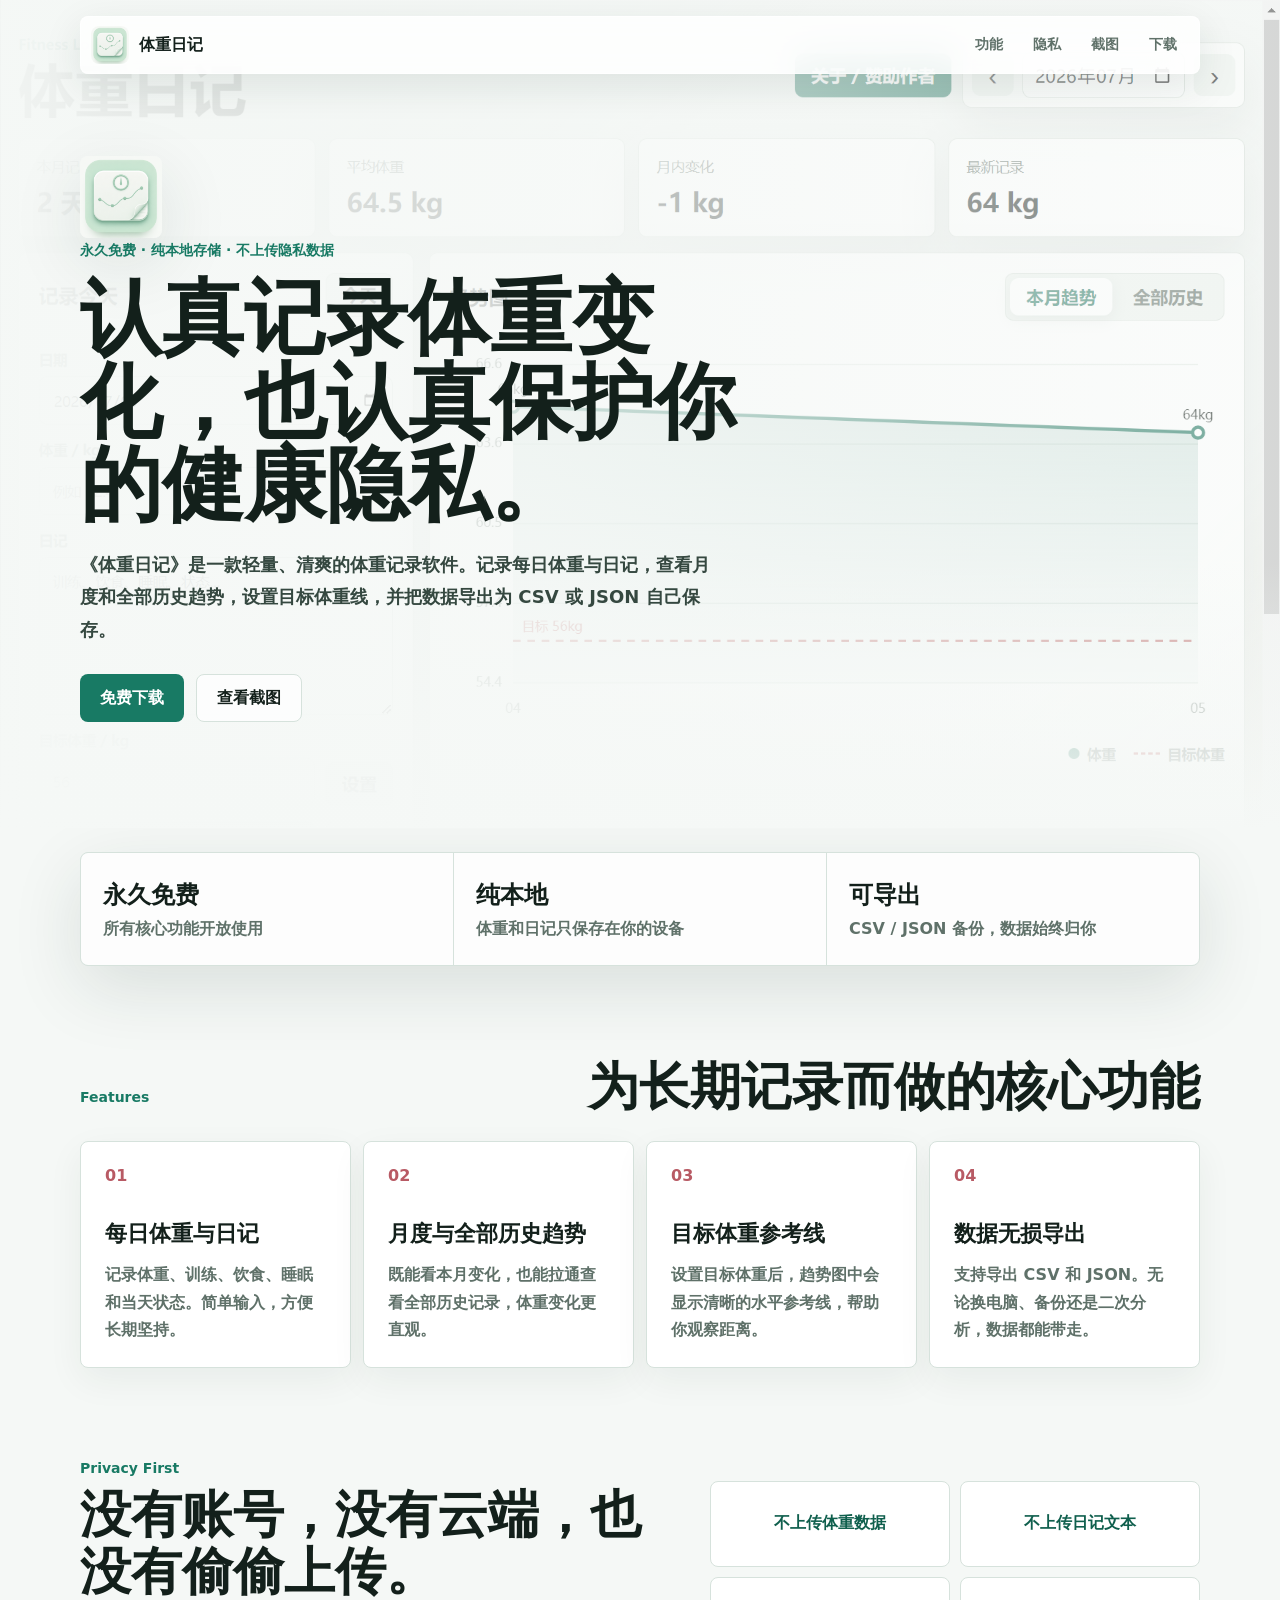
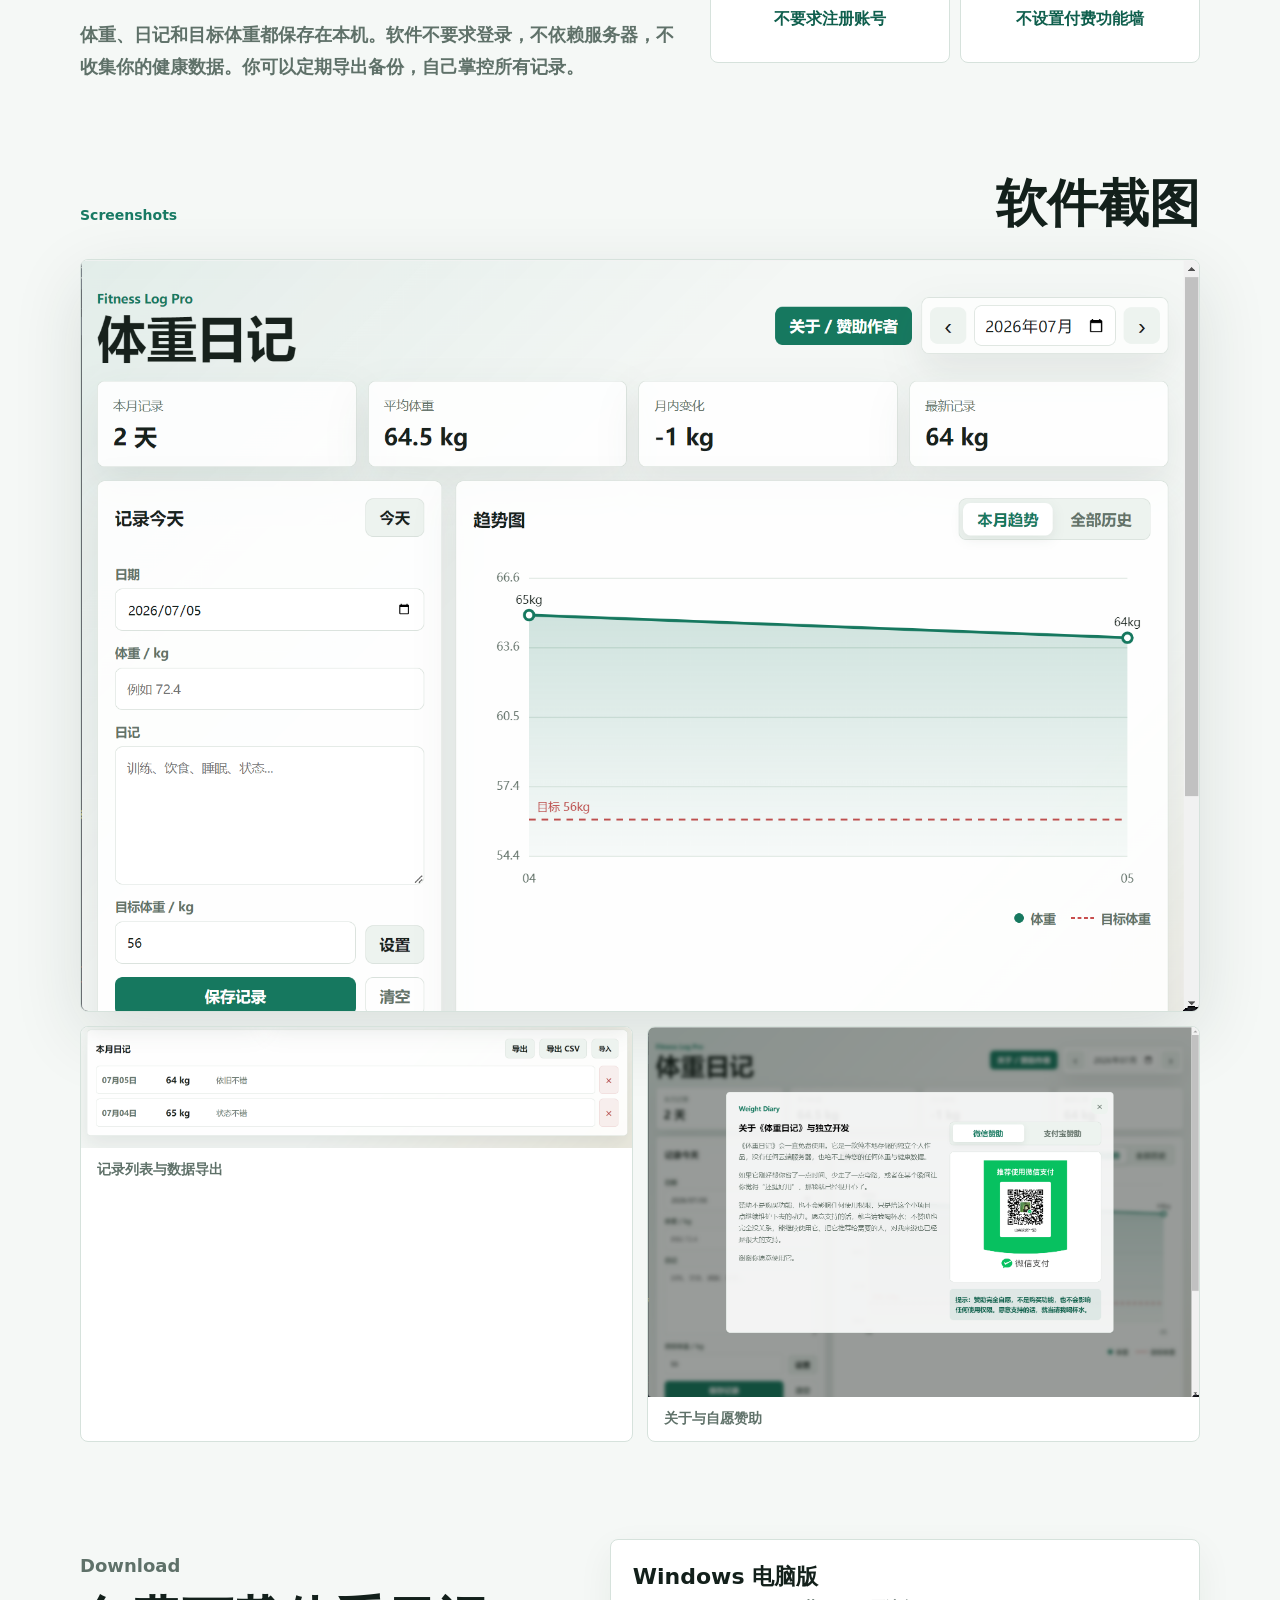
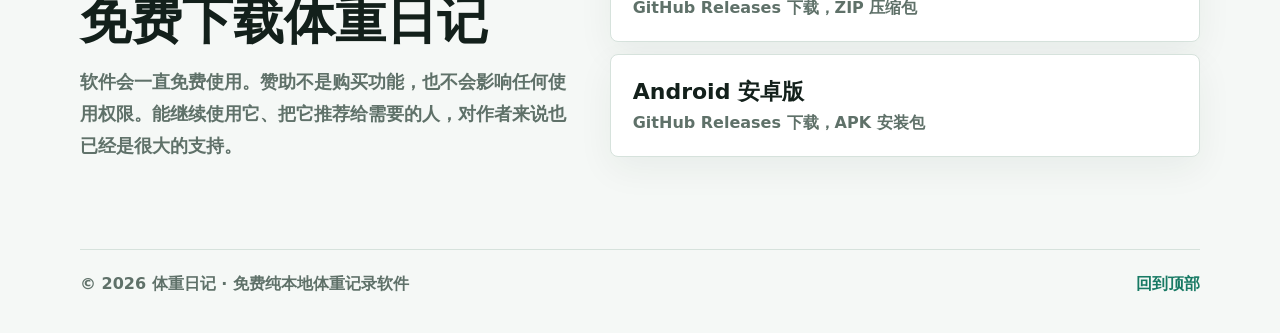
<file: docs/index.html>
<!doctype html>
<html lang="zh-CN">
  <head>
    <meta charset="utf-8">
    <meta name="viewport" content="width=device-width, initial-scale=1">
    <title>体重日记 - 免费纯本地体重记录软件</title>
    <meta name="description" content="体重日记是一款永久免费、纯本地存储的体重记录软件，支持每日体重日记、月度趋势、全部历史趋势、目标体重线、CSV/JSON 导出，不上传任何健康隐私数据。">
    <meta name="keywords" content="体重日记,体重记录软件,免费体重管理,体重趋势图,减肥记录,健身日记,本地存储,健康数据隐私">
    <meta name="robots" content="index, follow">
    <meta name="theme-color" content="#187a64">
    <meta property="og:type" content="website">
    <meta property="og:title" content="体重日记 - 免费纯本地体重记录软件">
    <meta property="og:description" content="记录体重、日记、目标线和历史趋势。永久免费，纯本地存储，不上传任何体重与健康数据。">
    <meta property="og:image" content="https://airwaves520.github.io/weight-diary/assets/images/app-icon.png">
    <link rel="icon" href="assets/images/app-icon.png">
    <link rel="apple-touch-icon" href="assets/images/app-icon.png">
    <link rel="stylesheet" href="styles.css">
    <script type="application/ld+json">
      {
        "@context": "https://schema.org",
        "@type": "SoftwareApplication",
        "name": "体重日记",
        "applicationCategory": "HealthApplication",
        "operatingSystem": "Windows, Android",
        "description": "体重日记是一款永久免费、纯本地存储的体重记录软件，支持每日体重日记、月度趋势、全部历史趋势、目标体重线、CSV/JSON 导出。",
        "offers": {
          "@type": "Offer",
          "price": "0",
          "priceCurrency": "CNY"
        },
        "featureList": [
          "每日体重记录",
          "体重日记",
          "月度趋势图",
          "全部历史趋势图",
          "目标体重参考线",
          "CSV 和 JSON 数据导出",
          "纯本地存储"
        ],
        "screenshot": [
          "assets/images/screenshot-main.png",
          "assets/images/screenshot-diary.png",
          "assets/images/screenshot-sponsor.png"
        ]
      }
    </script>
  </head>
  <body>
    <header class="site-header">
      <a class="brand" href="#top" aria-label="体重日记首页">
        <img src="assets/images/app-icon.png" alt="体重日记软件图标">
        <span>体重日记</span>
      </a>
      <nav class="nav-links" aria-label="主导航">
        <a href="#features">功能</a>
        <a href="#privacy">隐私</a>
        <a href="#screenshots">截图</a>
        <a href="#download">下载</a>
      </nav>
    </header>

    <main id="top">
      <section class="hero" aria-labelledby="hero-title">
        <img class="hero-bg" src="assets/images/screenshot-main.png" alt="">
        <div class="hero-shade"></div>
        <div class="hero-content">
          <img class="hero-icon" src="assets/images/app-icon.png" alt="体重日记软件图标">
          <p class="eyebrow">永久免费 · 纯本地存储 · 不上传隐私数据</p>
          <h1 id="hero-title">认真记录体重变化，也认真保护你的健康隐私。</h1>
          <p class="hero-copy">
            《体重日记》是一款轻量、清爽的体重记录软件。记录每日体重与日记，查看月度和全部历史趋势，设置目标体重线，并把数据导出为 CSV 或 JSON 自己保存。
          </p>
          <div class="hero-actions">
            <a class="primary-link" href="#download">免费下载</a>
            <a class="secondary-link" href="#screenshots">查看截图</a>
          </div>
        </div>
      </section>

      <section class="trust-band" aria-label="软件特点">
        <div>
          <strong>永久免费</strong>
          <span>所有核心功能开放使用</span>
        </div>
        <div>
          <strong>纯本地</strong>
          <span>体重和日记只保存在你的设备</span>
        </div>
        <div>
          <strong>可导出</strong>
          <span>CSV / JSON 备份，数据始终归你</span>
        </div>
      </section>

      <section class="section" id="features" aria-labelledby="features-title">
        <div class="section-heading">
          <p class="eyebrow">Features</p>
          <h2 id="features-title">为长期记录而做的核心功能</h2>
        </div>
        <div class="feature-grid">
          <article class="feature-card">
            <span>01</span>
            <h3>每日体重与日记</h3>
            <p>记录体重、训练、饮食、睡眠和当天状态。简单输入，方便长期坚持。</p>
          </article>
          <article class="feature-card">
            <span>02</span>
            <h3>月度与全部历史趋势</h3>
            <p>既能看本月变化，也能拉通查看全部历史记录，体重变化更直观。</p>
          </article>
          <article class="feature-card">
            <span>03</span>
            <h3>目标体重参考线</h3>
            <p>设置目标体重后，趋势图中会显示清晰的水平参考线，帮助你观察距离。</p>
          </article>
          <article class="feature-card">
            <span>04</span>
            <h3>数据无损导出</h3>
            <p>支持导出 CSV 和 JSON。无论换电脑、备份还是二次分析，数据都能带走。</p>
          </article>
        </div>
      </section>

      <section class="privacy-section" id="privacy" aria-labelledby="privacy-title">
        <div class="privacy-copy">
          <p class="eyebrow">Privacy First</p>
          <h2 id="privacy-title">没有账号，没有云端，也没有偷偷上传。</h2>
          <p>
            体重、日记和目标体重都保存在本机。软件不要求登录，不依赖服务器，不收集你的健康数据。你可以定期导出备份，自己掌控所有记录。
          </p>
        </div>
        <div class="privacy-points" aria-label="隐私承诺">
          <p>不上传体重数据</p>
          <p>不上传日记文本</p>
          <p>不要求注册账号</p>
          <p>不设置付费功能墙</p>
        </div>
      </section>

      <section class="section screenshots-section" id="screenshots" aria-labelledby="screenshots-title">
        <div class="section-heading">
          <p class="eyebrow">Screenshots</p>
          <h2 id="screenshots-title">软件截图</h2>
        </div>
        <div class="screenshot-feature">
          <img src="assets/images/screenshot-main.png" alt="体重日记主界面，包含记录表单、统计卡片和趋势图">
        </div>
        <div class="screenshot-row">
          <figure>
            <img src="assets/images/screenshot-diary.png" alt="体重日记记录列表和导出按钮截图">
            <figcaption>记录列表与数据导出</figcaption>
          </figure>
          <figure>
            <img src="assets/images/screenshot-sponsor.png" alt="关于体重日记与赞助作者弹窗截图">
            <figcaption>关于与自愿赞助</figcaption>
          </figure>
        </div>
      </section>

      <section class="download-section" id="download" aria-labelledby="download-title">
        <div>
          <p class="eyebrow">Download</p>
          <h2 id="download-title">免费下载体重日记</h2>
          <p>
            软件会一直免费使用。赞助不是购买功能，也不会影响任何使用权限。能继续使用它、把它推荐给需要的人，对作者来说也已经是很大的支持。
          </p>
        </div>
        <div class="download-actions">
          <a class="download-button" href="https://github.com/Airwaves520/weight-diary/releases/latest/download/weight-diary-windows-x64.zip">
            <strong>Windows 电脑版</strong>
            <span>GitHub Releases 下载，ZIP 压缩包</span>
          </a>
          <a class="download-button" href="https://github.com/Airwaves520/weight-diary/releases/latest/download/weight-diary-android-debug.apk">
            <strong>Android 安卓版</strong>
            <span>GitHub Releases 下载，APK 安装包</span>
          </a>
        </div>
      </section>
    </main>

    <footer class="site-footer">
      <p>© 2026 体重日记 · 免费纯本地体重记录软件</p>
      <a href="#top">回到顶部</a>
    </footer>
  </body>
</html>
</file>
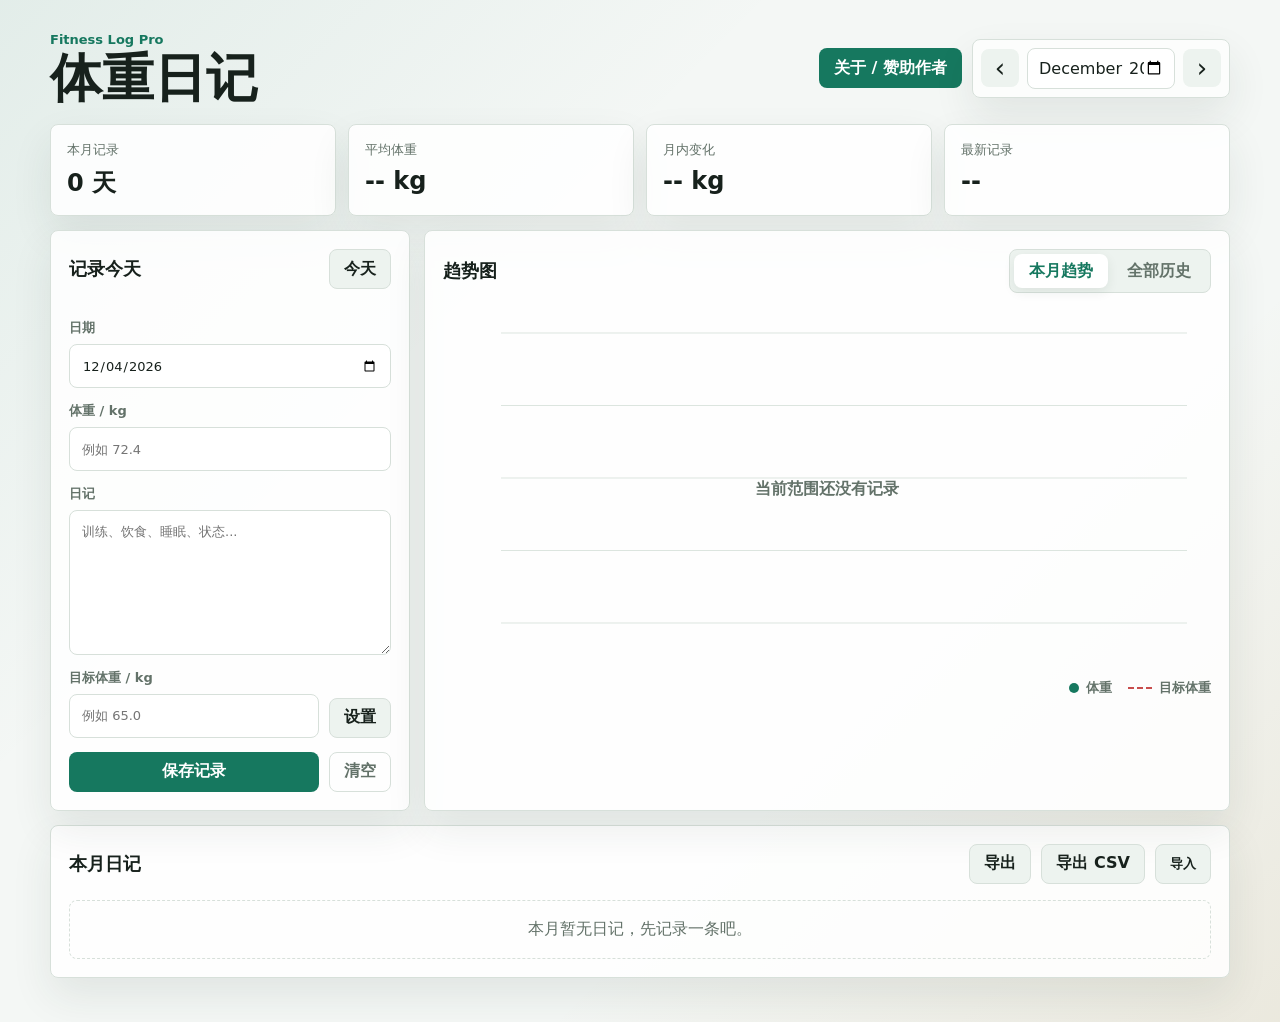
<file: src/web/index.html>
<!doctype html>
<html lang="zh-CN">
  <head>
    <meta charset="utf-8">
    <meta name="viewport" content="width=device-width, initial-scale=1">
    <title>体重日记 2.0</title>
    <meta name="theme-color" content="#16785f">
    <meta name="apple-mobile-web-app-capable" content="yes">
    <meta name="apple-mobile-web-app-title" content="体重日记">
    <link rel="manifest" href="manifest.webmanifest">
    <link rel="stylesheet" href="styles.css">
  </head>
  <body>
    <main class="app-shell">
      <section class="topbar" aria-labelledby="page-title">
        <div>
          <p class="eyebrow">Fitness Log Pro</p>
          <h1 id="page-title">体重日记</h1>
        </div>
        <div class="top-actions">
          <button class="vip-button" id="vipStatus" type="button">关于 / 赞助作者</button>
          <div class="month-control">
            <button class="icon-button" id="prevMonth" type="button" aria-label="上个月" title="上个月">‹</button>
            <input id="monthPicker" type="month" aria-label="选择月份">
            <button class="icon-button" id="nextMonth" type="button" aria-label="下个月" title="下个月">›</button>
          </div>
        </div>
      </section>

      <section class="stats-grid" aria-label="本月概览">
        <article class="stat-card">
          <span>本月记录</span>
          <strong id="statCount">0 天</strong>
        </article>
        <article class="stat-card">
          <span>平均体重</span>
          <strong id="statAverage">-- kg</strong>
        </article>
        <article class="stat-card">
          <span>月内变化</span>
          <strong id="statChange">-- kg</strong>
        </article>
        <article class="stat-card">
          <span>最新记录</span>
          <strong id="statLatest">--</strong>
        </article>
      </section>

      <section class="workspace">
        <form class="entry-panel" id="entryForm">
          <div class="panel-heading">
            <h2>记录今天</h2>
            <button class="secondary-button" id="todayButton" type="button">今天</button>
          </div>

          <label>
            日期
            <input id="entryDate" type="date" required>
          </label>

          <label>
            体重 / kg
            <input id="entryWeight" type="number" min="20" max="300" step="0.1" inputmode="decimal" placeholder="例如 72.4" required>
          </label>

          <label>
            日记
            <textarea id="entryNote" rows="6" placeholder="训练、饮食、睡眠、状态..."></textarea>
          </label>

          <div class="target-box">
            <label>
              目标体重 / kg
              <input id="targetWeight" type="number" min="20" max="300" step="0.1" inputmode="decimal" placeholder="例如 65.0">
            </label>
            <button class="secondary-button" id="saveTarget" type="button">设置</button>
          </div>

          <div class="form-actions">
            <button class="primary-button" type="submit">保存记录</button>
            <button class="ghost-button" id="clearForm" type="button">清空</button>
          </div>
        </form>

        <section class="chart-panel" aria-labelledby="chart-title">
          <div class="panel-heading chart-heading">
            <h2 id="chart-title">趋势图</h2>
            <div class="segmented-control" aria-label="趋势范围">
              <button class="segment is-active" id="monthlyTrend" type="button">本月趋势</button>
              <button class="segment" id="allTrend" type="button">全部历史</button>
            </div>
          </div>
          <div class="chart-wrap">
            <canvas id="weightChart" width="900" height="440" aria-label="体重折线图"></canvas>
            <div class="empty-state" id="emptyChart">当前范围还没有记录</div>
          </div>
          <div class="chart-meta">
            <div class="legend">
              <span class="legend-dot"></span>
              <span>体重</span>
            </div>
            <div class="legend target-legend" id="targetLegend">
              <span class="legend-line"></span>
              <span>目标体重</span>
            </div>
          </div>
        </section>
      </section>

      <section class="records-panel" aria-labelledby="records-title">
        <div class="panel-heading">
          <h2 id="records-title">本月日记</h2>
          <div class="data-actions">
            <button class="secondary-button" id="exportData" type="button">导出</button>
            <button class="secondary-button pro-action" id="exportCsv" type="button">导出 CSV</button>
            <label class="secondary-button file-button">
              导入
              <input id="importData" type="file" accept="application/json">
            </label>
          </div>
        </div>
        <div class="records-list" id="recordsList"></div>
      </section>
    </main>

    <dialog class="vip-dialog sponsor-dialog" id="vipDialog">
      <form method="dialog" class="vip-modal">
        <button class="close-button" value="cancel" aria-label="关闭">×</button>
        <p class="eyebrow">Weight Diary</p>
        <div class="cashier-grid">
          <section class="vip-info">
            <h2 id="vipDialogTitle">关于《体重日记》与独立开发</h2>
            <p class="vip-copy" id="vipDialogCopy">
              《体重日记》会一直免费使用。它是一款纯本地存储的独立个人作品，没有任何云端服务器，也绝不上传您的任何体重与健康数据。
            </p>
            <p class="vip-copy">
              如果它刚好帮你省了一点时间、少走了一点弯路，或者在某个瞬间让你觉得“还挺好用”，那我就已经很开心了。
            </p>
            <p class="vip-copy">
              赞助不是购买功能，也不会影响任何使用权限，只是给这个小项目一点继续维护下去的动力。愿意支持的话，就当请我喝杯水；不赞助也完全没关系，能继续使用它、把它推荐给需要的人，对我来说也已经是很大的支持。
            </p>
            <p class="vip-copy">
              谢谢你愿意使用它。
            </p>
            <p class="activate-message" id="activateMessage"></p>
          </section>

          <section class="cashier-panel" aria-label="赞助二维码">
            <div class="pay-tabs" role="tablist" aria-label="赞助方式">
              <button class="pay-tab is-active" id="wechatPayTab" type="button">微信赞助</button>
              <button class="pay-tab" id="alipayTab" type="button">支付宝赞助</button>
            </div>
            <div class="qr-frame">
              <img id="payQrImage" src="wechat_pay.png" alt="微信赞助二维码">
            </div>
            <button class="secondary-button save-qr-button is-hidden" id="saveQrButton" type="button">保存二维码到相册</button>
            <p class="price-note" id="payHintText">赞助完全自愿，不是购买功能，也不会影响任何使用权限。</p>
          </section>
        </div>
      </form>
    </dialog>

    <template id="recordTemplate">
      <article class="record-item">
        <button class="record-main" type="button">
          <time></time>
          <strong></strong>
          <p></p>
        </button>
        <button class="delete-button" type="button" aria-label="删除记录" title="删除">×</button>
      </article>
    </template>

    <script src="storage.js"></script>
    <script src="chart.js"></script>
    <script src="app.js"></script>
  </body>
</html>
</file>
<file: docs/styles.css>
:root {
  color-scheme: light;
  --bg: #f5f8f6;
  --surface: #ffffff;
  --surface-soft: #edf5f1;
  --text: #13201b;
  --muted: #5f7169;
  --line: #d6e2dc;
  --green: #187a64;
  --green-dark: #0f5f4d;
  --rose: #b85a64;
  --amber: #9c6b24;
  --shadow: 0 22px 70px rgba(22, 51, 40, 0.12);
}

* {
  box-sizing: border-box;
}

html {
  scroll-behavior: smooth;
}

body {
  margin: 0;
  background: var(--bg);
  color: var(--text);
  font-family: "Microsoft YaHei", "PingFang SC", system-ui, -apple-system, BlinkMacSystemFont, sans-serif;
  -webkit-font-smoothing: antialiased;
}

img {
  max-width: 100%;
}

a {
  color: inherit;
}

.site-header {
  position: fixed;
  top: 16px;
  left: 50%;
  z-index: 10;
  display: flex;
  width: min(1120px, calc(100% - 28px));
  min-height: 58px;
  transform: translateX(-50%);
  align-items: center;
  justify-content: space-between;
  gap: 16px;
  padding: 8px 10px;
  border: 1px solid rgba(255, 255, 255, 0.55);
  border-radius: 8px;
  background: rgba(255, 255, 255, 0.82);
  box-shadow: 0 12px 38px rgba(22, 51, 40, 0.1);
  backdrop-filter: blur(18px);
}

.brand {
  display: inline-flex;
  align-items: center;
  gap: 10px;
  text-decoration: none;
  font-weight: 900;
}

.brand img {
  width: 38px;
  height: 38px;
  border-radius: 8px;
  object-fit: cover;
}

.nav-links {
  display: flex;
  align-items: center;
  gap: 6px;
}

.nav-links a {
  padding: 10px 12px;
  border-radius: 8px;
  color: var(--muted);
  font-size: 14px;
  font-weight: 800;
  text-decoration: none;
}

.nav-links a:hover {
  background: var(--surface-soft);
  color: var(--green);
}

.hero {
  position: relative;
  min-height: 92vh;
  display: grid;
  align-items: end;
  overflow: hidden;
  padding: 120px max(24px, calc((100vw - 1120px) / 2)) 72px;
}

.hero-bg {
  position: absolute;
  inset: 0;
  width: 100%;
  height: 100%;
  object-fit: cover;
  object-position: center top;
  filter: saturate(0.88);
}

.hero-shade {
  position: absolute;
  inset: 0;
  background:
    linear-gradient(90deg, rgba(245, 248, 246, 0.98) 0%, rgba(245, 248, 246, 0.82) 42%, rgba(245, 248, 246, 0.4) 100%),
    linear-gradient(0deg, rgba(245, 248, 246, 1) 0%, rgba(245, 248, 246, 0) 32%);
}

.hero-content {
  position: relative;
  width: min(690px, 100%);
  padding-bottom: 34px;
}

.hero-icon {
  width: 82px;
  height: 82px;
  border-radius: 8px;
  object-fit: cover;
  box-shadow: var(--shadow);
}

.eyebrow {
  margin: 0 0 10px;
  color: var(--green);
  font-size: 14px;
  font-weight: 900;
  letter-spacing: 0;
}

h1,
h2,
h3,
p {
  margin: 0;
}

h1 {
  margin-top: 16px;
  font-size: clamp(42px, 7vw, 82px);
  line-height: 1.02;
  letter-spacing: 0;
}

.hero-copy {
  width: min(630px, 100%);
  margin-top: 22px;
  color: #354840;
  font-size: 18px;
  font-weight: 650;
  line-height: 1.8;
}

.hero-actions {
  display: flex;
  flex-wrap: wrap;
  gap: 12px;
  margin-top: 28px;
}

.primary-link,
.secondary-link,
.download-button {
  border-radius: 8px;
  text-decoration: none;
}

.primary-link,
.secondary-link {
  display: inline-flex;
  align-items: center;
  justify-content: center;
  min-height: 48px;
  padding: 0 20px;
  font-weight: 900;
}

.primary-link {
  background: var(--green);
  color: #fff;
}

.primary-link:hover {
  background: var(--green-dark);
}

.secondary-link {
  border: 1px solid var(--line);
  background: rgba(255, 255, 255, 0.76);
  color: var(--text);
}

.trust-band {
  display: grid;
  grid-template-columns: repeat(3, minmax(0, 1fr));
  gap: 1px;
  width: min(1120px, calc(100% - 32px));
  margin: 24px auto 0;
  overflow: hidden;
  border: 1px solid var(--line);
  border-radius: 8px;
  background: var(--line);
  box-shadow: var(--shadow);
}

.trust-band div {
  min-height: 112px;
  padding: 26px 22px 22px;
  background: rgba(255, 255, 255, 0.94);
}

.trust-band strong {
  display: block;
  margin-bottom: 8px;
  font-size: 24px;
}

.trust-band span {
  color: var(--muted);
  font-weight: 700;
}

.section,
.privacy-section,
.download-section {
  width: min(1120px, calc(100% - 32px));
  margin: 0 auto;
  padding: 92px 0 0;
}

.section-heading {
  display: flex;
  align-items: end;
  justify-content: space-between;
  gap: 24px;
  margin-bottom: 26px;
}

h2 {
  max-width: 780px;
  font-size: clamp(30px, 4vw, 52px);
  line-height: 1.12;
}

.feature-grid {
  display: grid;
  grid-template-columns: repeat(4, minmax(0, 1fr));
  gap: 12px;
}

.feature-card {
  min-height: 220px;
  padding: 24px;
  border: 1px solid var(--line);
  border-radius: 8px;
  background: var(--surface);
  box-shadow: 0 12px 36px rgba(22, 51, 40, 0.06);
}

.feature-card span {
  color: var(--rose);
  font-weight: 900;
}

.feature-card h3 {
  margin-top: 34px;
  font-size: 22px;
}

.feature-card p {
  margin-top: 12px;
  color: var(--muted);
  line-height: 1.7;
  font-weight: 650;
}

.privacy-section {
  display: grid;
  grid-template-columns: minmax(0, 1.1fr) minmax(280px, 0.9fr);
  gap: 32px;
  align-items: center;
}

.privacy-copy p:last-child {
  margin-top: 18px;
  color: var(--muted);
  font-size: 18px;
  line-height: 1.8;
  font-weight: 650;
}

.privacy-points {
  display: grid;
  grid-template-columns: repeat(2, minmax(0, 1fr));
  gap: 10px;
}

.privacy-points p {
  min-height: 86px;
  display: grid;
  place-items: center;
  padding: 16px;
  border: 1px solid var(--line);
  border-radius: 8px;
  background: var(--surface);
  color: var(--green-dark);
  font-weight: 900;
  text-align: center;
}

.screenshot-feature {
  overflow: hidden;
  border: 1px solid var(--line);
  border-radius: 8px;
  background: var(--surface);
  box-shadow: var(--shadow);
}

.screenshot-feature img {
  display: block;
  width: 100%;
}

.screenshot-row {
  display: grid;
  grid-template-columns: repeat(2, minmax(0, 1fr));
  gap: 14px;
  margin-top: 14px;
}

figure {
  margin: 0;
  overflow: hidden;
  border: 1px solid var(--line);
  border-radius: 8px;
  background: var(--surface);
}

figure img {
  display: block;
  width: 100%;
}

figcaption {
  padding: 13px 16px;
  color: var(--muted);
  font-size: 14px;
  font-weight: 800;
}

.download-section {
  display: grid;
  grid-template-columns: minmax(0, 0.85fr) minmax(340px, 1fr);
  gap: 28px;
  align-items: center;
  padding-bottom: 86px;
}

.download-section p {
  margin-top: 16px;
  color: var(--muted);
  font-size: 18px;
  line-height: 1.8;
  font-weight: 650;
}

.download-actions {
  display: grid;
  gap: 12px;
}

.download-button {
  display: grid;
  gap: 6px;
  padding: 22px;
  border: 1px solid var(--line);
  background: var(--surface);
  box-shadow: 0 12px 36px rgba(22, 51, 40, 0.06);
}

.download-button:hover {
  border-color: rgba(24, 122, 100, 0.35);
  transform: translateY(-1px);
}

.download-button strong {
  font-size: 22px;
}

.download-button span {
  color: var(--muted);
  font-weight: 700;
}

.site-footer {
  display: flex;
  align-items: center;
  justify-content: space-between;
  gap: 16px;
  width: min(1120px, calc(100% - 32px));
  margin: 0 auto;
  padding: 24px 0 38px;
  border-top: 1px solid var(--line);
  color: var(--muted);
  font-weight: 700;
}

.site-footer a {
  color: var(--green);
  text-decoration: none;
}

@media (max-width: 860px) {
  .site-header {
    position: absolute;
  }

  .nav-links {
    display: none;
  }

  .hero {
    min-height: 860px;
    padding-top: 104px;
  }

  .hero-shade {
    background:
      linear-gradient(180deg, rgba(245, 248, 246, 0.98) 0%, rgba(245, 248, 246, 0.88) 52%, rgba(245, 248, 246, 0.96) 100%);
  }

  .trust-band,
  .feature-grid,
  .privacy-section,
  .screenshot-row,
  .download-section {
    grid-template-columns: 1fr;
  }

  .feature-card {
    min-height: 0;
  }

  .feature-card h3 {
    margin-top: 18px;
  }
}

@media (max-width: 520px) {
  .hero {
    min-height: 760px;
    padding-left: 16px;
    padding-right: 16px;
  }

  .hero-icon {
    width: 68px;
    height: 68px;
  }

  .hero-copy,
  .privacy-copy p:last-child,
  .download-section p {
    font-size: 16px;
  }

  .hero-actions,
  .site-footer {
    align-items: stretch;
    flex-direction: column;
  }

  .primary-link,
  .secondary-link {
    width: 100%;
  }

  .trust-band,
  .section,
  .privacy-section,
  .download-section,
  .site-footer {
    width: min(100% - 24px, 1120px);
  }

  .privacy-points {
    grid-template-columns: 1fr;
  }
}
</file>
<file: src/web/styles.css>
:root {
  color-scheme: light;
  --bg: #f4f7f5;
  --surface: #ffffff;
  --surface-2: #edf3ef;
  --text: #17211c;
  --muted: #637269;
  --line: #d7e0da;
  --accent: #16785f;
  --accent-strong: #0d5f4a;
  --vip: #9a6a12;
  --target: #c84d4d;
  --warn: #b64242;
  --shadow: 0 18px 42px rgba(30, 55, 42, 0.09);
}

* {
  box-sizing: border-box;
}

body {
  margin: 0;
  min-height: 100vh;
  background:
    linear-gradient(135deg, rgba(22, 120, 95, 0.08), transparent 34%),
    linear-gradient(315deg, rgba(154, 106, 18, 0.1), transparent 32%),
    var(--bg);
  color: var(--text);
  font-family: "Microsoft YaHei", "PingFang SC", system-ui, -apple-system, BlinkMacSystemFont, sans-serif;
  -webkit-font-smoothing: antialiased;
}

button,
input,
textarea {
  font: inherit;
}

button {
  cursor: pointer;
  touch-action: manipulation;
}

.app-shell {
  width: min(1180px, calc(100% - 32px));
  margin: 0 auto;
  padding: 32px 0 max(44px, env(safe-area-inset-bottom));
}

.topbar {
  display: flex;
  align-items: center;
  justify-content: space-between;
  gap: 18px;
  margin-bottom: 20px;
}

.top-actions {
  display: flex;
  align-items: center;
  gap: 10px;
}

.eyebrow {
  margin: 0 0 5px;
  color: var(--accent);
  font-size: 13px;
  font-weight: 700;
  letter-spacing: 0;
}

h1,
h2,
p {
  margin: 0;
}

h1 {
  font-size: clamp(32px, 5vw, 52px);
  line-height: 1;
}

h2 {
  font-size: 18px;
}

.month-control,
.form-actions,
.data-actions,
.panel-heading,
.legend,
.segmented-control,
.chart-meta,
.target-box,
.dialog-actions {
  display: flex;
  align-items: center;
}

.month-control {
  gap: 8px;
  padding: 8px;
  border: 1px solid var(--line);
  border-radius: 8px;
  background: rgba(255, 255, 255, 0.72);
  box-shadow: var(--shadow);
}

.month-control input,
label input,
label textarea {
  border: 1px solid var(--line);
  border-radius: 8px;
  background: #fff;
  color: var(--text);
  outline: none;
}

.month-control input {
  width: 148px;
  padding: 9px 10px;
}

.icon-button {
  width: 38px;
  height: 38px;
  border: 0;
  border-radius: 8px;
  background: var(--surface-2);
  color: var(--text);
  font-size: 26px;
  line-height: 1;
}

.stats-grid {
  display: grid;
  grid-template-columns: repeat(4, minmax(0, 1fr));
  gap: 12px;
  margin-bottom: 14px;
}

.stat-card,
.entry-panel,
.chart-panel,
.records-panel,
.vip-modal {
  border: 1px solid var(--line);
  border-radius: 8px;
  background: rgba(255, 255, 255, 0.88);
  box-shadow: var(--shadow);
}

.stat-card {
  padding: 16px;
}

.stat-card span {
  display: block;
  color: var(--muted);
  font-size: 13px;
  margin-bottom: 8px;
}

.stat-card strong {
  display: block;
  min-height: 28px;
  font-size: 24px;
}

.workspace {
  display: grid;
  grid-template-columns: 360px minmax(0, 1fr);
  gap: 14px;
  align-items: stretch;
}

.entry-panel,
.chart-panel,
.records-panel {
  padding: 18px;
}

.panel-heading {
  justify-content: space-between;
  gap: 12px;
  margin-bottom: 16px;
}

.entry-panel {
  display: flex;
  flex-direction: column;
  gap: 14px;
}

label {
  display: grid;
  gap: 7px;
  color: var(--muted);
  font-size: 13px;
  font-weight: 700;
}

label input,
label textarea {
  width: 100%;
  min-height: 44px;
  padding: 11px 12px;
  color: var(--text);
  font-weight: 500;
}

label textarea {
  min-height: 132px;
  resize: vertical;
  line-height: 1.55;
}

label input:focus,
label textarea:focus,
.month-control input:focus {
  border-color: var(--accent);
  box-shadow: 0 0 0 3px rgba(22, 120, 95, 0.12);
}

.primary-button,
.secondary-button,
.ghost-button,
.vip-button,
.segment {
  min-height: 40px;
  border-radius: 8px;
  border: 1px solid transparent;
  padding: 0 14px;
  font-weight: 700;
}

.primary-button {
  flex: 1;
  background: var(--accent);
  color: #fff;
}

.primary-button:hover {
  background: var(--accent-strong);
}

.secondary-button {
  background: var(--surface-2);
  color: var(--text);
  border-color: var(--line);
}

.ghost-button {
  background: transparent;
  color: var(--muted);
  border-color: var(--line);
}

.vip-button {
  background: #ffffff;
  color: var(--accent);
  border-color: rgba(22, 120, 95, 0.2);
}

.vip-button.is-pro {
  background: var(--accent);
  color: #fff;
}

.form-actions,
.data-actions,
.target-box,
.dialog-actions {
  gap: 10px;
}

.target-box {
  align-items: end;
}

.target-box label {
  flex: 1;
}

.form-actions {
  margin-top: auto;
}

.segmented-control {
  gap: 4px;
  padding: 4px;
  border: 1px solid var(--line);
  border-radius: 8px;
  background: var(--surface-2);
}

.segment {
  min-height: 34px;
  background: transparent;
  color: var(--muted);
}

.segment.is-active {
  background: #fff;
  color: var(--accent);
  box-shadow: 0 4px 12px rgba(30, 55, 42, 0.08);
}

.chart-wrap {
  position: relative;
  min-height: 360px;
}

canvas {
  display: block;
  width: 100%;
  height: 360px;
}

.empty-state {
  position: absolute;
  inset: 0;
  display: grid;
  place-items: center;
  color: var(--muted);
  font-weight: 700;
  pointer-events: none;
  text-align: center;
  padding: 16px;
}

.chart-meta {
  justify-content: flex-end;
  gap: 16px;
  margin-top: 10px;
}

.legend {
  gap: 7px;
  color: var(--muted);
  font-size: 13px;
  font-weight: 700;
}

.legend-dot {
  width: 10px;
  height: 10px;
  border-radius: 50%;
  background: var(--accent);
}

.legend-line {
  width: 24px;
  border-top: 2px dashed var(--target);
}

.target-legend {
  display: none;
}

.target-legend.is-visible {
  display: flex;
}

.records-panel {
  margin-top: 14px;
}

.records-list {
  display: grid;
  gap: 10px;
}

.record-item {
  display: grid;
  grid-template-columns: minmax(0, 1fr) 40px;
  gap: 8px;
  align-items: stretch;
}

.record-main {
  display: grid;
  grid-template-columns: 120px 92px minmax(0, 1fr);
  gap: 12px;
  align-items: center;
  min-height: 58px;
  border: 1px solid var(--line);
  border-radius: 8px;
  background: #fff;
  color: var(--text);
  padding: 10px 12px;
  text-align: left;
}

.record-main time {
  color: var(--muted);
  font-weight: 700;
}

.record-main strong {
  font-size: 18px;
}

.record-main p {
  min-width: 0;
  color: var(--muted);
  overflow: hidden;
  text-overflow: ellipsis;
  white-space: nowrap;
}

.delete-button {
  width: 40px;
  min-height: 40px;
  border: 1px solid rgba(182, 66, 66, 0.18);
  border-radius: 8px;
  background: rgba(182, 66, 66, 0.08);
  color: var(--warn);
  font-size: 22px;
}

.file-button,
.link-button {
  display: inline-flex;
  align-items: center;
  justify-content: center;
  text-decoration: none;
  cursor: pointer;
}

.file-button input {
  position: absolute;
  width: 1px;
  height: 1px;
  opacity: 0;
  pointer-events: none;
}

.vip-dialog {
  width: min(820px, calc(100% - 26px));
  padding: 0;
  border: 0;
  background: transparent;
}

.vip-dialog::backdrop {
  background: rgba(12, 18, 15, 0.42);
  backdrop-filter: blur(4px);
}

.vip-modal {
  position: relative;
  display: grid;
  gap: 14px;
  padding: 26px;
}

.cashier-grid {
  display: grid;
  grid-template-columns: minmax(0, 1.08fr) 320px;
  gap: 22px;
  align-items: stretch;
}

.vip-info,
.cashier-panel {
  display: flex;
  flex-direction: column;
  gap: 14px;
}

.vip-copy {
  color: var(--muted);
  line-height: 1.75;
  font-size: 14px;
}

.close-button {
  position: absolute;
  top: 12px;
  right: 12px;
  width: 34px;
  height: 34px;
  border: 0;
  border-radius: 8px;
  background: var(--surface-2);
  color: var(--muted);
  font-size: 20px;
}

.device-code-box {
  display: flex;
  align-items: center;
  justify-content: space-between;
  gap: 12px;
  padding: 14px;
  border: 1px dashed rgba(154, 106, 18, 0.35);
  border-radius: 8px;
  background: #fff8e8;
}

.device-code-box span {
  color: var(--vip);
  font-size: 13px;
  font-weight: 700;
}

.device-code-box strong {
  font-size: 30px;
  letter-spacing: 3px;
}

.copy-button {
  white-space: nowrap;
}

.full-button {
  width: 100%;
  justify-content: center;
}

.pay-tabs {
  display: grid;
  grid-template-columns: 1fr 1fr;
  gap: 6px;
  padding: 5px;
  border: 1px solid var(--line);
  border-radius: 8px;
  background: var(--surface-2);
}

.pay-tab {
  min-height: 38px;
  border: 0;
  border-radius: 7px;
  background: transparent;
  color: var(--muted);
  font-weight: 700;
}

.pay-tab.is-active {
  background: #fff;
  color: var(--accent);
  box-shadow: 0 4px 12px rgba(30, 55, 42, 0.08);
}

.qr-frame {
  display: grid;
  place-items: center;
  min-height: 276px;
  padding: 14px;
  border: 1px solid var(--line);
  border-radius: 8px;
  background: #fff;
}

.qr-frame img {
  display: block;
  width: min(238px, 100%);
  max-height: 238px;
  object-fit: contain;
}

.save-qr-button {
  width: 100%;
  min-height: 44px;
}

.price-note {
  padding: 12px;
  border-radius: 8px;
  background: rgba(22, 120, 95, 0.09);
  color: var(--accent-strong);
  font-size: 13px;
  font-weight: 800;
  line-height: 1.65;
}

.activate-message {
  min-height: 20px;
  color: var(--muted);
  font-size: 13px;
  font-weight: 700;
}

.activate-message.is-error {
  color: var(--warn);
}

.activate-message.is-success {
  color: var(--accent);
}

.empty-row {
  padding: 18px;
  border: 1px dashed var(--line);
  border-radius: 8px;
  color: var(--muted);
  text-align: center;
}

.is-hidden {
  display: none;
}

@media (max-width: 900px) {
  .topbar,
  .top-actions,
  .workspace {
    display: grid;
    grid-template-columns: 1fr;
  }

  .top-actions,
  .month-control {
    justify-self: stretch;
  }

  .month-control input {
    flex: 1;
  }

  .stats-grid {
    grid-template-columns: repeat(2, minmax(0, 1fr));
  }

  .record-main {
    grid-template-columns: 1fr;
    gap: 4px;
  }
}

@media (max-width: 560px) {
  body {
    background:
      linear-gradient(180deg, rgba(22, 120, 95, 0.08), transparent 220px),
      var(--bg);
  }

  .app-shell {
    width: min(100% - 20px, 1180px);
    padding-top: max(18px, env(safe-area-inset-top));
  }

  .stats-grid {
    grid-template-columns: repeat(2, minmax(0, 1fr));
    gap: 10px;
  }

  .stat-card {
    padding: 13px;
  }

  .stat-card strong {
    font-size: 20px;
  }

  .entry-panel,
  .chart-panel,
  .records-panel {
    padding: 14px;
  }

  .panel-heading,
  .chart-heading,
  .target-box {
    align-items: stretch;
    flex-direction: column;
  }

  .data-actions,
  .form-actions,
  .dialog-actions {
    width: 100%;
    flex-wrap: wrap;
  }

  .data-actions > *,
  .form-actions > *,
  .dialog-actions > * {
    flex: 1;
  }

  .primary-button,
  .secondary-button,
  .ghost-button,
  .vip-button,
  .icon-button {
    min-height: 46px;
  }

  .chart-wrap {
    min-height: 300px;
  }

  canvas {
    height: 300px;
  }

  .record-item {
    grid-template-columns: minmax(0, 1fr) 46px;
  }

  .delete-button {
    width: 46px;
  }
}

@media (max-width: 760px) {
  .cashier-grid {
    grid-template-columns: 1fr;
  }

  .device-code-box {
    align-items: stretch;
    flex-direction: column;
  }
}

@media (max-width: 370px) {
  .stats-grid {
    grid-template-columns: 1fr;
  }
}
</file>
